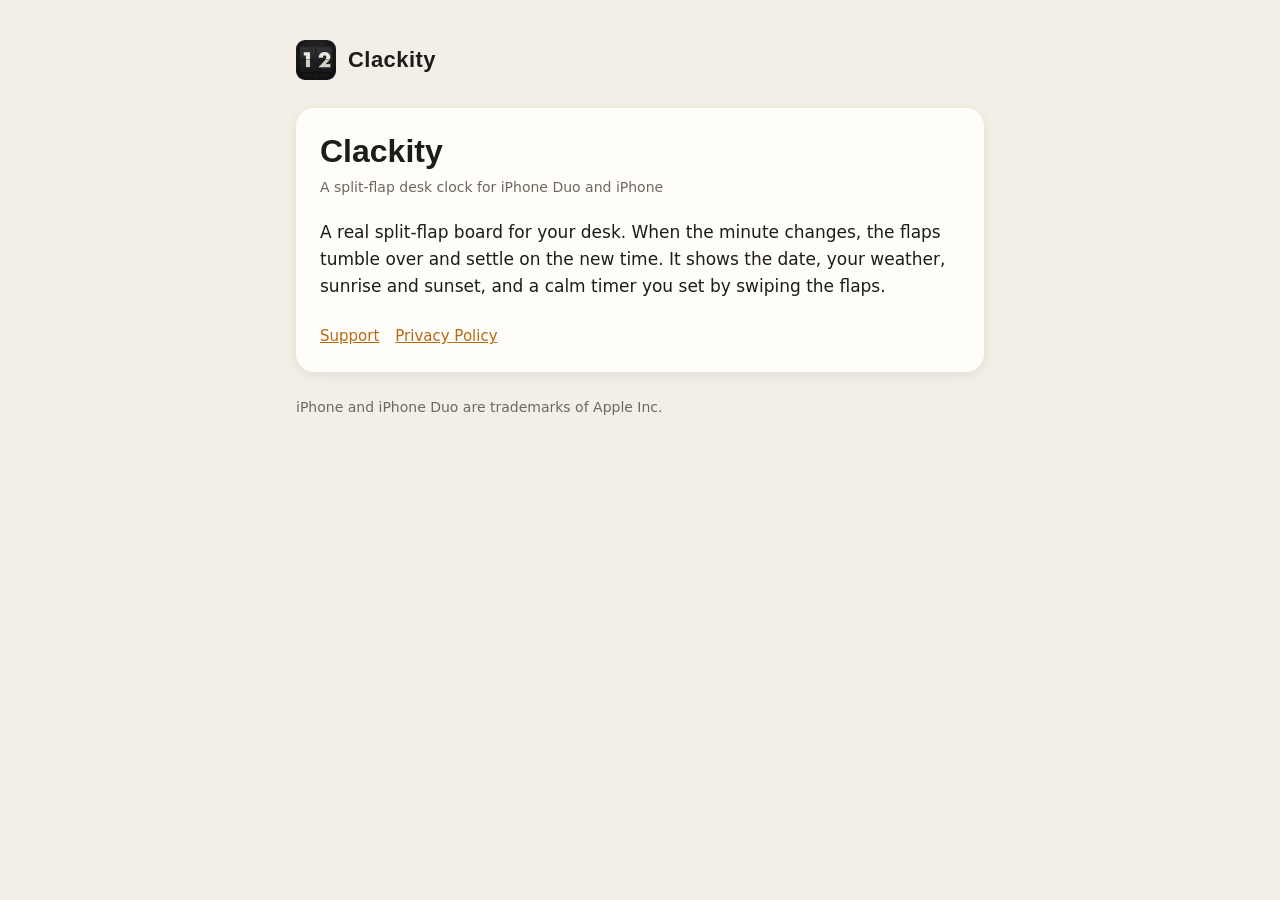
<file: index.html>
<!doctype html>
<html lang="en"><head><meta charset="utf-8"><meta name="viewport" content="width=device-width, initial-scale=1">
<title>Clackity</title><link rel="stylesheet" href="style.css"><link rel="icon" href="icon.png"></head>
<body><main>
<header><img src="icon.png" alt=""><a href="./">Clackity</a></header>
<div class="card">
<h1>Clackity</h1>
<p class="meta">A split-flap desk clock for iPhone Duo and iPhone</p>
<p>A real split-flap board for your desk. When the minute changes, the flaps tumble over and settle on the new time. It shows the date, your weather, sunrise and sunset, and a calm timer you set by swiping the flaps.</p>
<nav><a href="support/">Support</a><a href="privacy/">Privacy Policy</a></nav>
</div>
<p class="meta" style="margin-top:24px">iPhone and iPhone Duo are trademarks of Apple Inc.</p>
</main></body></html>
</file>
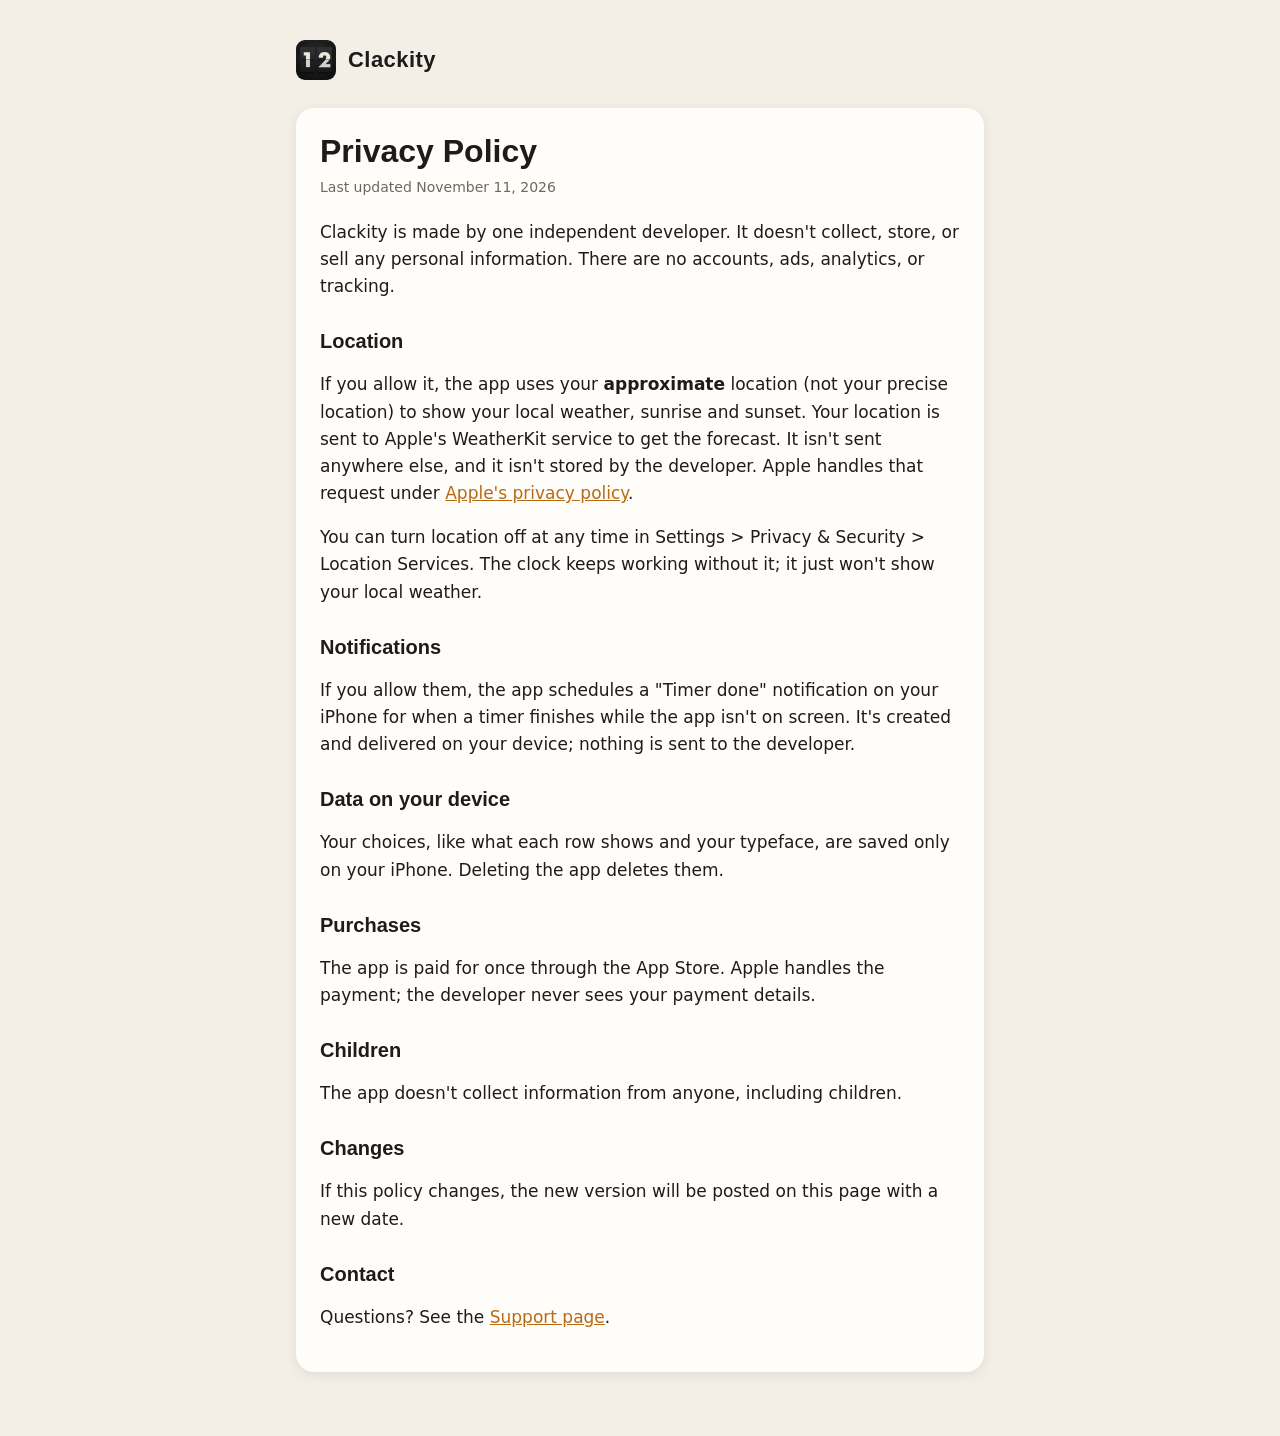
<file: privacy/index.html>
<!doctype html>
<html lang="en"><head><meta charset="utf-8"><meta name="viewport" content="width=device-width, initial-scale=1">
<title>Privacy Policy · Clackity</title><link rel="stylesheet" href="../style.css"><link rel="icon" href="../icon.png"></head>
<body><main>
<header><img src="../icon.png" alt=""><a href="../">Clackity</a></header>
<div class="card">
<h1>Privacy Policy</h1>
<p class="meta">Last updated November 11, 2026</p>
<p>Clackity is made by one independent developer. It doesn't collect, store, or sell any personal information. There are no accounts, ads, analytics, or tracking.</p>

<h2>Location</h2>
<p>If you allow it, the app uses your <strong>approximate</strong> location (not your precise location) to show your local weather, sunrise and sunset. Your location is sent to Apple's WeatherKit service to get the forecast. It isn't sent anywhere else, and it isn't stored by the developer. Apple handles that request under <a href="https://www.apple.com/legal/privacy/">Apple's privacy policy</a>.</p>
<p>You can turn location off at any time in Settings &gt; Privacy &amp; Security &gt; Location Services. The clock keeps working without it; it just won't show your local weather.</p>

<h2>Notifications</h2>
<p>If you allow them, the app schedules a "Timer done" notification on your iPhone for when a timer finishes while the app isn't on screen. It's created and delivered on your device; nothing is sent to the developer.</p>

<h2>Data on your device</h2>
<p>Your choices, like what each row shows and your typeface, are saved only on your iPhone. Deleting the app deletes them.</p>

<h2>Purchases</h2>
<p>The app is paid for once through the App Store. Apple handles the payment; the developer never sees your payment details.</p>

<h2>Children</h2>
<p>The app doesn't collect information from anyone, including children.</p>

<h2>Changes</h2>
<p>If this policy changes, the new version will be posted on this page with a new date.</p>

<h2>Contact</h2>
<p>Questions? See the <a href="../support/">Support page</a>.</p>
</div>
</main></body></html>
</file>
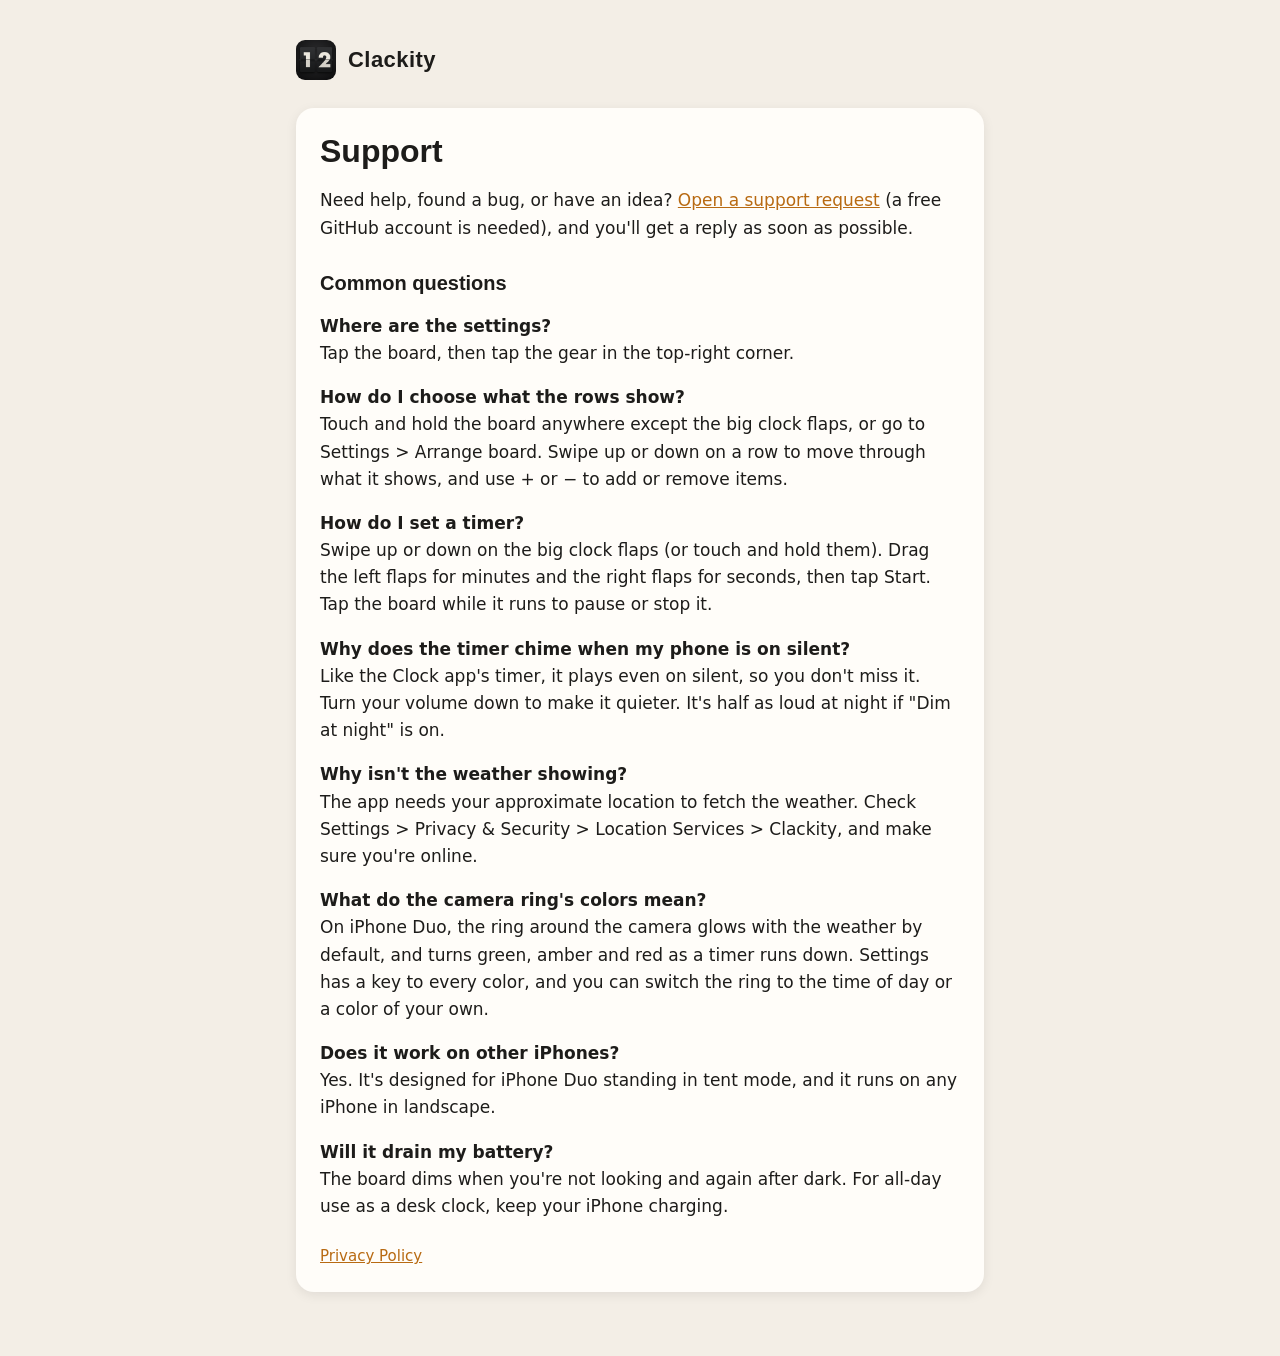
<file: support/index.html>
<!doctype html>
<html lang="en"><head><meta charset="utf-8"><meta name="viewport" content="width=device-width, initial-scale=1">
<title>Support · Clackity</title><link rel="stylesheet" href="../style.css"><link rel="icon" href="../icon.png"></head>
<body><main>
<header><img src="../icon.png" alt=""><a href="../">Clackity</a></header>
<div class="card">
<h1>Support</h1>
<p>Need help, found a bug, or have an idea? <a href="https://github.com/brianlowen/clackity/issues/new">Open a support request</a> (a free GitHub account is needed), and you'll get a reply as soon as possible.</p>

<h2>Common questions</h2>
<p><strong>Where are the settings?</strong><br>Tap the board, then tap the gear in the top-right corner.</p>
<p><strong>How do I choose what the rows show?</strong><br>Touch and hold the board anywhere except the big clock flaps, or go to Settings &gt; Arrange board. Swipe up or down on a row to move through what it shows, and use + or − to add or remove items.</p>
<p><strong>How do I set a timer?</strong><br>Swipe up or down on the big clock flaps (or touch and hold them). Drag the left flaps for minutes and the right flaps for seconds, then tap Start. Tap the board while it runs to pause or stop it.</p>
<p><strong>Why does the timer chime when my phone is on silent?</strong><br>Like the Clock app's timer, it plays even on silent, so you don't miss it. Turn your volume down to make it quieter. It's half as loud at night if "Dim at night" is on.</p>
<p><strong>Why isn't the weather showing?</strong><br>The app needs your approximate location to fetch the weather. Check Settings &gt; Privacy &amp; Security &gt; Location Services &gt; Clackity, and make sure you're online.</p>
<p><strong>What do the camera ring's colors mean?</strong><br>On iPhone Duo, the ring around the camera glows with the weather by default, and turns green, amber and red as a timer runs down. Settings has a key to every color, and you can switch the ring to the time of day or a color of your own.</p>
<p><strong>Does it work on other iPhones?</strong><br>Yes. It's designed for iPhone Duo standing in tent mode, and it runs on any iPhone in landscape.</p>
<p><strong>Will it drain my battery?</strong><br>The board dims when you're not looking and again after dark. For all-day use as a desk clock, keep your iPhone charging.</p>

<nav><a href="../privacy/">Privacy Policy</a></nav>
</div>
</main></body></html>
</file>
<file: style.css>
:root { --paper:#F3EEE6; --card:#FFFDF9; --ink:#1D1C1A; --soft:#6E685E; --accent:#B86A12; }
@media (prefers-color-scheme: dark) { :root { --paper:#131313; --card:#1E1E1D; --ink:#ECE9E2; --soft:#9C978D; --accent:#E9A24A; } }
* { box-sizing: border-box; }
body { margin:0; background:var(--paper); color:var(--ink); font: 17px/1.6 -apple-system, "Helvetica Neue", system-ui, sans-serif; }
main { max-width: 720px; margin: 0 auto; padding: 40px 16px 64px; }
header { margin-bottom: 28px; display:flex; align-items:center; gap:12px; }
header img { width:40px; height:40px; border-radius:9px; }
header a { color: var(--ink); text-decoration: none; font: 700 22px/1 Futura, "Avenir Next", sans-serif; letter-spacing:.02em; }
h1 { font: 700 32px/1.2 Futura, "Avenir Next", sans-serif; margin: 0 0 6px; }
h2 { font: 700 20px/1.3 Futura, "Avenir Next", sans-serif; margin: 28px 0 6px; }
.card { background: var(--card); border-radius: 18px; padding: 24px; box-shadow: 0 3px 12px rgba(0,0,0,.08); }
.meta { color: var(--soft); font-size: 14px; margin: 0 0 20px; }
a { color: var(--accent); }
nav { margin-top: 24px; font-size: 15px; color: var(--soft); }
nav a { margin-right: 16px; }
</file>
